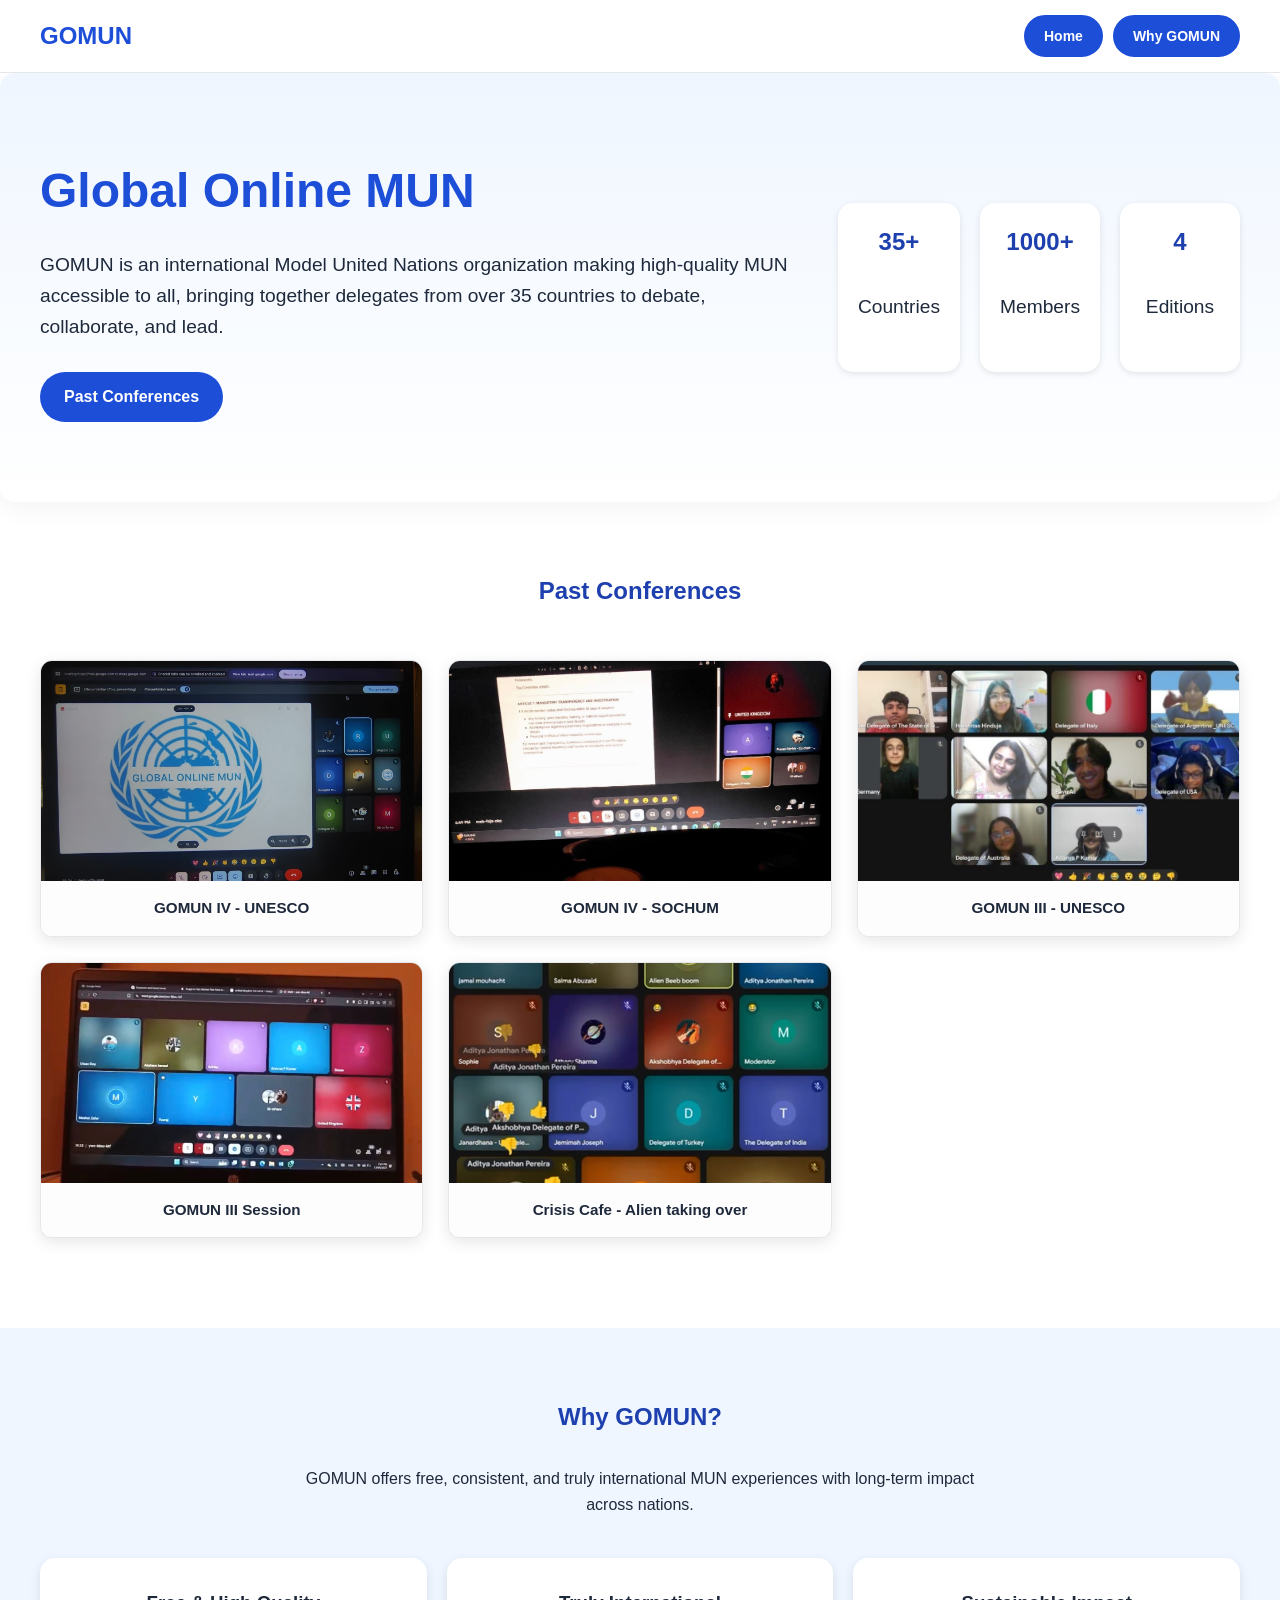
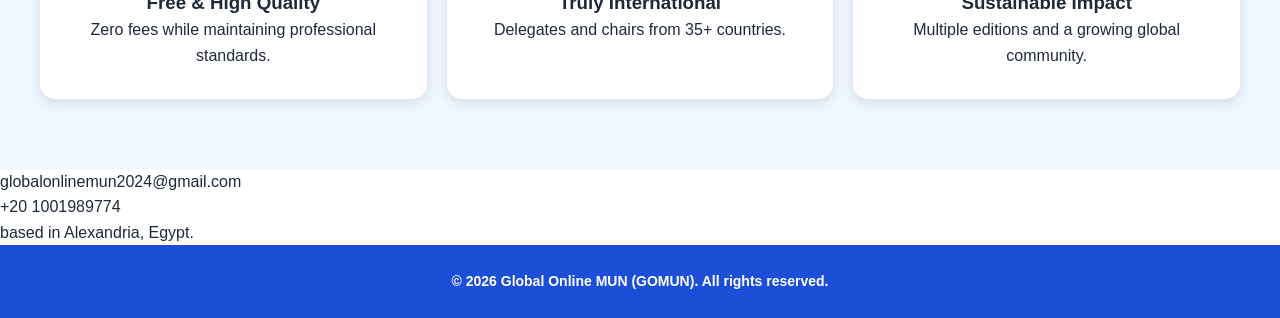
<file: index.html>
<!DOCTYPE html>
<html lang="en">
<head>
  <meta charset="UTF-8" />
  <title>GOMUN | Global Online MUN</title>
  <link rel="stylesheet" href="style.css" />
  <meta name="viewport" content="width=device-width, initial-scale=1.0" />
</head>
<body>
   <nav>
     <div class="logo">GOMUN</div>
     <div class="links">
       <a href="index.html">Home</a>
       <a href="#about">Why GOMUN</a>
       <a href="dashboard.html" id="adminLink"
         style="display: none;">Dashboard</a>
       <script>
         if (localStorage.getItem("gomunRole")) {
           document.write('<button onclick="logout()" class="btn-logout">Logout</button>');
         }
         function logout() {
           localStorage.removeItem("gomunRole");
           window.location.href = "index.html";
        }
        </script>
     </div>
    </nav>

  <section id="home" class="hero">
    <div class="hero-text">
      <h1>Global Online MUN</h1>
      <p>
        GOMUN is an international Model United Nations organization making
        high-quality MUN accessible to all, bringing together delegates from
        over 35 countries to debate, collaborate, and lead.
      </p>
      <div class="buttons">
        <a href="#past" class="btn primary">Past Conferences</a>
      </div>
    </div>
    <div class="stats">
      <div class="stat">
        <h2>35+</h2>
        <p>Countries</p>
      </div>
      <div class="stat">
        <h2>1000+</h2>
        <p>Members</p>
      </div>
      <div class="stat">
        <h2>4</h2>
        <p>Editions</p>
      </div>
    </div>
  </section>

  <section id="past">
  <h2>Past Conferences</h2>
  <div class="cards gallery-grid">
    
    <div class="card gallery-card">
      <img src="gomun4-1.JPG" alt="GOMUN IV">
      <div class="card-label">GOMUN IV - UNESCO</div>
    </div>
    <div class="card gallery-card">
      <img src="gomun4-2.jpg" alt="GOMUN IV">
      <div class="card-label">GOMUN IV - SOCHUM</div>
    </div>

    <div class="card gallery-card">
      <img src="gomun3-1.JPG" alt="GOMUN III">
      <div class="card-label">GOMUN III - UNESCO</div>
    </div>
    <div class="card gallery-card">
      <img src="gomun3-2.jpg" alt="GOMUN III">
      <div class="card-label">GOMUN III Session</div>
    </div>

    <div class="card gallery-card">
      <img src="crisis-cafe1.jpg" alt="Crisis Cafe">
      <div class="card-label">Crisis Cafe - Alien taking over</div>
    </div>

  </div>
</section>



  <section id="about" class="light">
    <h2>Why GOMUN?</h2>
    <p class="center">
      GOMUN offers free, consistent, and truly international MUN
      experiences with long-term impact across nations.
    </p>
    <div class="cards">
      <div class="info">
        <h3>Free & High Quality</h3>
        <p>Zero fees while maintaining professional standards.</p>
      </div>
      <div class="info">
        <h3>Truly International</h3>
        <p>Delegates and chairs from 35+ countries.</p>
      </div>
      <div class="info">
        <h3>Sustainable Impact</h3>
        <p>Multiple editions and a growing global community.</p>
      </div>
    </div>
  </section>

</section id="Contact us" class="light">
</div>
  <p>globalonlinemun2024@gmail.com</p>
  <p>+20 1001989774</p>
  <p>based in Alexandria, Egypt.</p>
</div>
</section>
  

  <footer>
    <p>© 2026 Global Online MUN (GOMUN). All rights reserved.</p>
  </footer>

  <script src="script.js"></script>
</body>
</html>
</file>
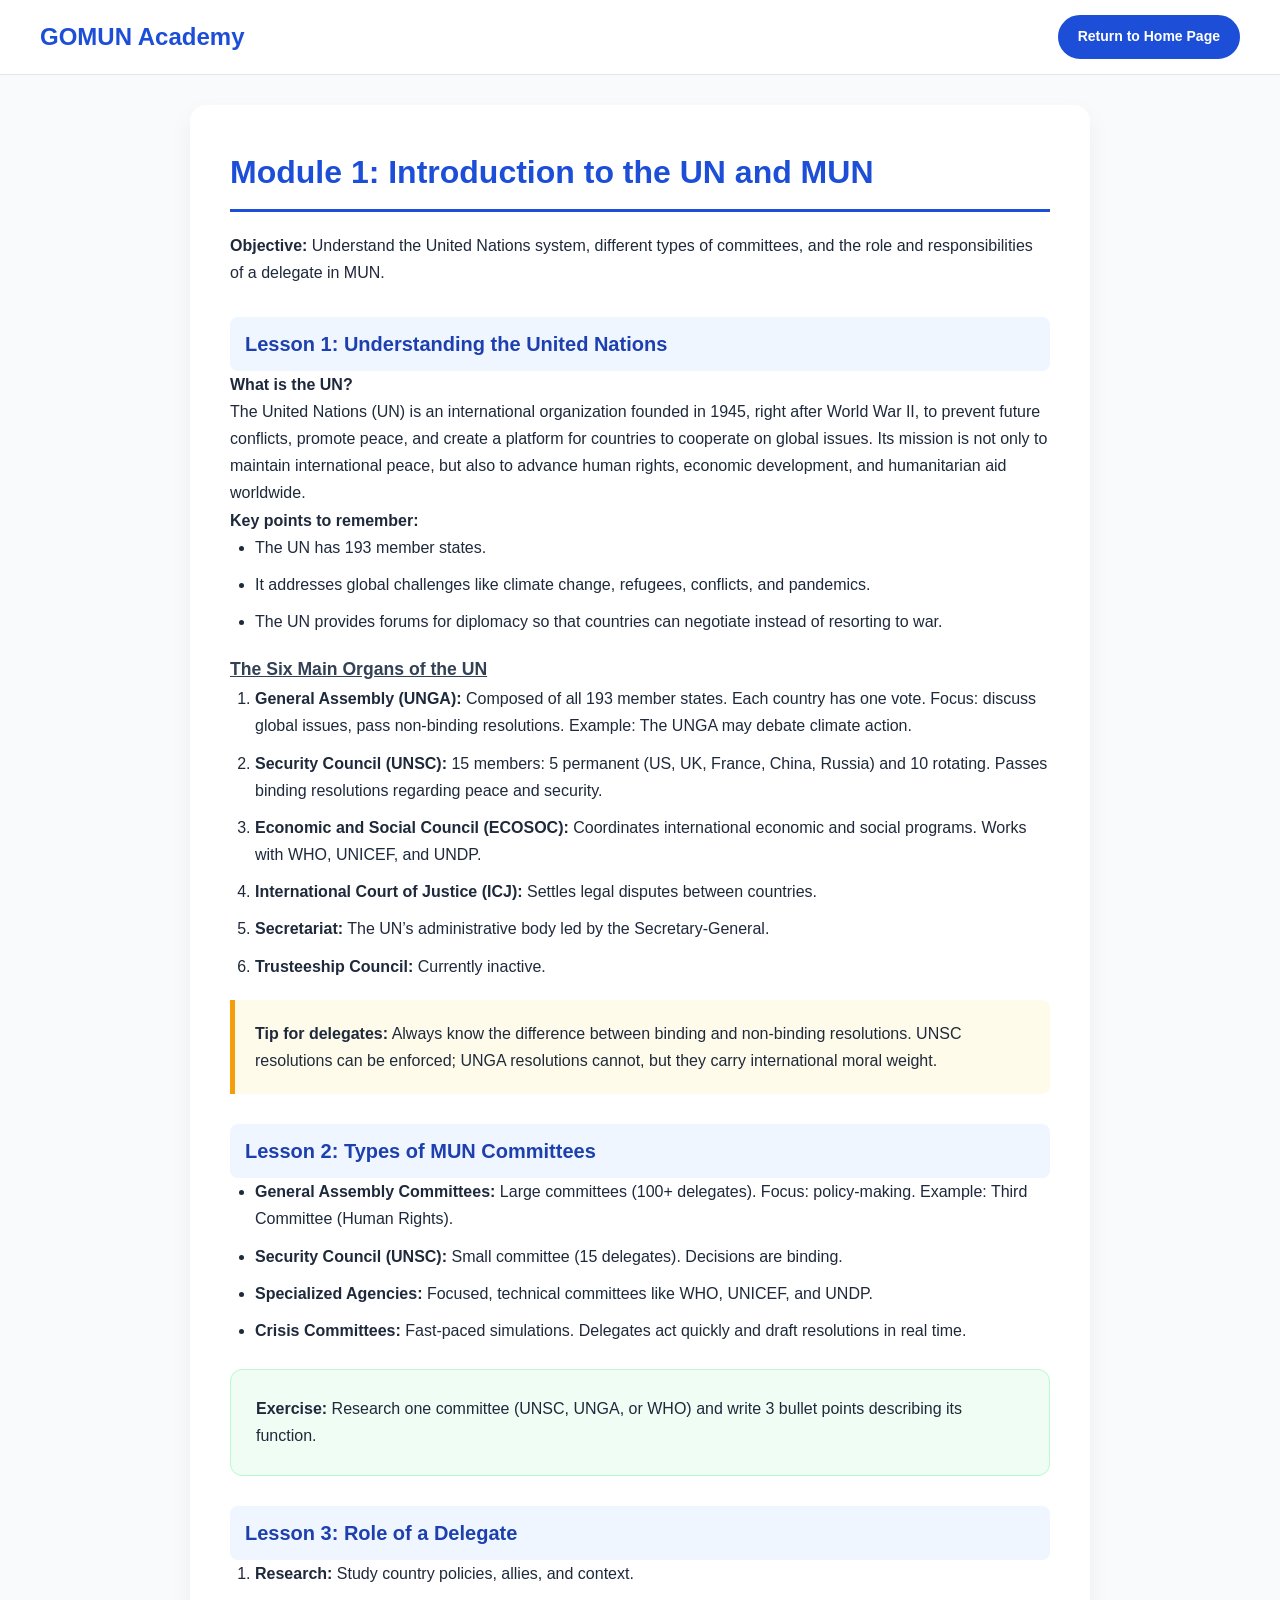
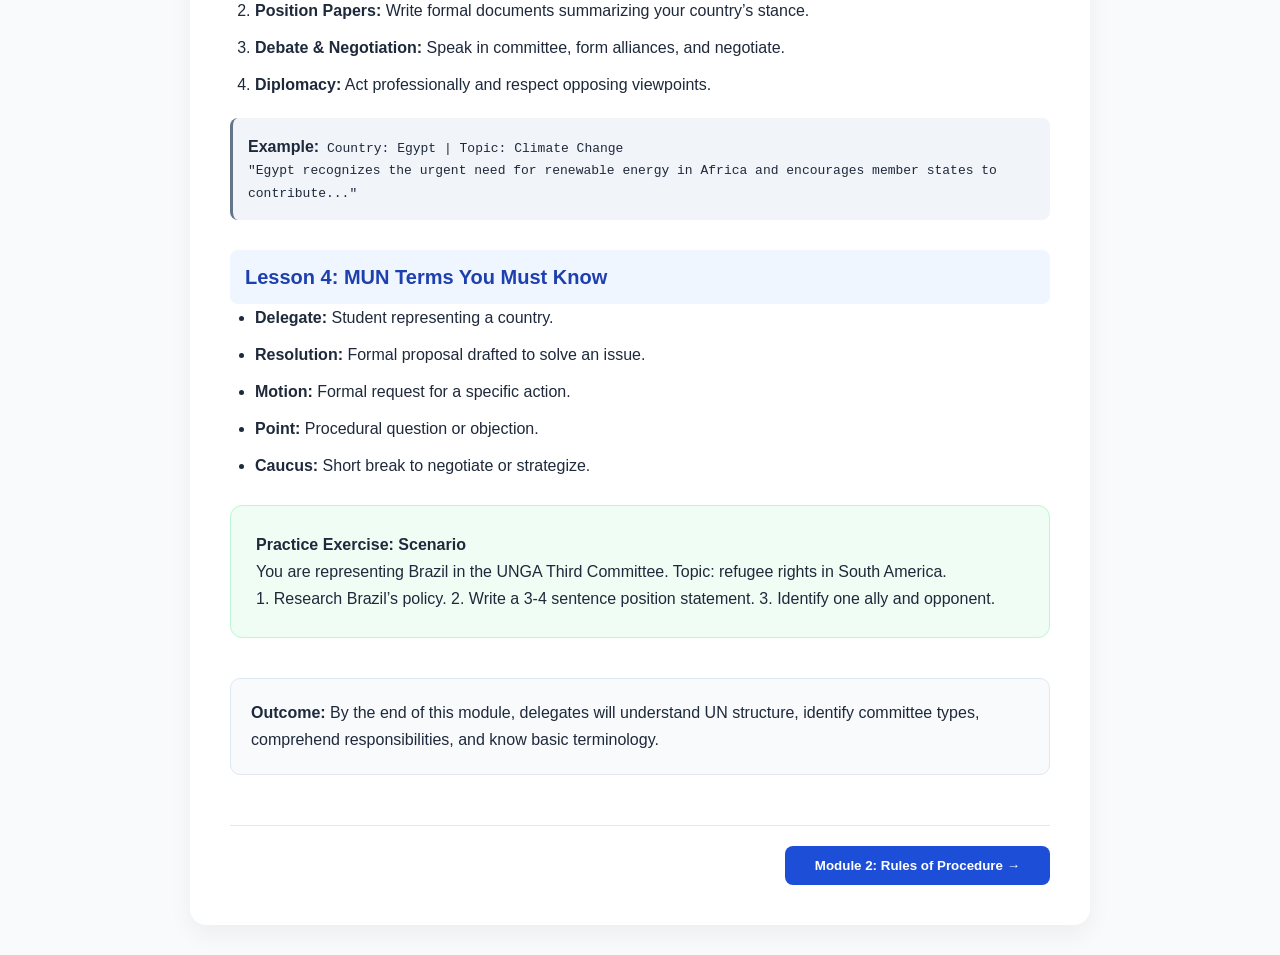
<file: academy-content.html>
<!DOCTYPE html>
<html lang="en">
<head>
  <meta charset="UTF-8">
  <meta name="viewport" content="width=device-width, initial-scale=1.0">
  <title>GOMUN Academy | Official Curriculum</title>
  <link rel="stylesheet" href="style.css">
  <style>
    :root { --primary: #1d4ed8; --secondary: #64748b; --success: #16a34a; --bg: #f8fafc; }
    body { background: var(--bg); font-family: 'Segoe UI', Tahoma, Geneva, Verdana, sans-serif; line-height: 1.7; color: #1e293b; }
    .module-container { display: none; max-width: 900px; margin: 30px auto; background: white; padding: 40px; border-radius: 16px; box-shadow: 0 10px 25px rgba(0,0,0,0.05); }
    .active-module { display: block; animation: fadeIn 0.3s ease-in; }
    @keyframes fadeIn { from { opacity: 0; } to { opacity: 1; } }
    
    h1 { color: var(--primary); font-size: 2rem; border-bottom: 3px solid var(--primary); padding-bottom: 10px; margin-bottom: 20px; }
    .lesson-title { background: #eff6ff; color: #1e40af; padding: 10px 15px; border-radius: 8px; font-weight: bold; margin-top: 30px; font-size: 1.25rem; display: block; }
    .sub-header { font-weight: bold; color: #334155; margin-top: 20px; display: block; font-size: 1.1rem; text-decoration: underline; }
    
    .tip-box { background: #fffbeb; border-left: 5px solid #f59e0b; padding: 20px; margin: 20px 0; border-radius: 0 8px 8px 0; }
    .exercise-box { background: #f0fdf4; border: 1px solid #bbf7d0; padding: 25px; border-radius: 12px; margin: 25px 0; }
    .outcome-box { background: #f8fafc; border: 1px solid #e2e8f0; padding: 20px; border-radius: 10px; margin-top: 40px; }
    .example-block { background: #f1f5f9; padding: 15px; border-radius: 8px; font-family: monospace; margin: 10px 0; border-left: 3px solid #64748b; }
    
    .nav-buttons { display: flex; justify-content: space-between; margin-top: 50px; padding-top: 20px; border-top: 1px solid #e2e8f0; }
    .btn-nav { padding: 12px 30px; border-radius: 8px; font-weight: 600; cursor: pointer; border: none; transition: 0.2s; }
    .btn-next { background: var(--primary); color: white; }
    .btn-prev { background: var(--secondary); color: white; }
    
    ul, ol { margin-bottom: 20px; padding-left: 25px; }
    li { margin-bottom: 10px; }
    .mcq-card { background: #fff; border: 1px solid #e2e8f0; padding: 20px; border-radius: 10px; margin-bottom: 20px; }
    
    @media (max-width: 768px) { .module-container { width: 95%; padding: 20px; } }
  </style>
</head>
<body>

<nav>
  <div class="logo">GOMUN Academy</div>
  <div class="links"><a href="index.html">Return to Home Page</a></div>
</nav>

<div id="module-1" class="module-container active-module">
  <h1>Module 1: Introduction to the UN and MUN</h1>
  <p><strong>Objective:</strong> Understand the United Nations system, different types of committees, and the role and responsibilities of a delegate in MUN.</p>
  
  <span class="lesson-title">Lesson 1: Understanding the United Nations</span>
  <p><strong>What is the UN?</strong></p>
  <p>The United Nations (UN) is an international organization founded in 1945, right after World War II, to prevent future conflicts, promote peace, and create a platform for countries to cooperate on global issues. Its mission is not only to maintain international peace, but also to advance human rights, economic development, and humanitarian aid worldwide.</p>
  <p><strong>Key points to remember:</strong></p>
  <ul>
    <li>The UN has 193 member states.</li>
    <li>It addresses global challenges like climate change, refugees, conflicts, and pandemics.</li>
    <li>The UN provides forums for diplomacy so that countries can negotiate instead of resorting to war.</li>
  </ul>

  <span class="sub-header">The Six Main Organs of the UN</span>
  <ol>
    <li><strong>General Assembly (UNGA):</strong> Composed of all 193 member states. Each country has one vote. Focus: discuss global issues, pass non-binding resolutions. Example: The UNGA may debate climate action.</li>
    <li><strong>Security Council (UNSC):</strong> 15 members: 5 permanent (US, UK, France, China, Russia) and 10 rotating. Passes binding resolutions regarding peace and security.</li>
    <li><strong>Economic and Social Council (ECOSOC):</strong> Coordinates international economic and social programs. Works with WHO, UNICEF, and UNDP.</li>
    <li><strong>International Court of Justice (ICJ):</strong> Settles legal disputes between countries.</li>
    <li><strong>Secretariat:</strong> The UN’s administrative body led by the Secretary-General.</li>
    <li><strong>Trusteeship Council:</strong> Currently inactive.</li>
  </ol>

  <div class="tip-box">
    <strong>Tip for delegates:</strong> Always know the difference between binding and non-binding resolutions. UNSC resolutions can be enforced; UNGA resolutions cannot, but they carry international moral weight.
  </div>

  <span class="lesson-title">Lesson 2: Types of MUN Committees</span>
  <ul>
    <li><strong>General Assembly Committees:</strong> Large committees (100+ delegates). Focus: policy-making. Example: Third Committee (Human Rights).</li>
    <li><strong>Security Council (UNSC):</strong> Small committee (15 delegates). Decisions are binding.</li>
    <li><strong>Specialized Agencies:</strong> Focused, technical committees like WHO, UNICEF, and UNDP.</li>
    <li><strong>Crisis Committees:</strong> Fast-paced simulations. Delegates act quickly and draft resolutions in real time.</li>
  </ul>

  <div class="exercise-box">
    <strong>Exercise:</strong> Research one committee (UNSC, UNGA, or WHO) and write 3 bullet points describing its function.
  </div>

  <span class="lesson-title">Lesson 3: Role of a Delegate</span>
  <ol>
    <li><strong>Research:</strong> Study country policies, allies, and context.</li>
    <li><strong>Position Papers:</strong> Write formal documents summarizing your country’s stance.</li>
    <li><strong>Debate & Negotiation:</strong> Speak in committee, form alliances, and negotiate.</li>
    <li><strong>Diplomacy:</strong> Act professionally and respect opposing viewpoints.</li>
  </ol>

  <div class="example-block">
    <strong>Example:</strong> Country: Egypt | Topic: Climate Change <br>
    "Egypt recognizes the urgent need for renewable energy in Africa and encourages member states to contribute..."
  </div>

  <span class="lesson-title">Lesson 4: MUN Terms You Must Know</span>
  <ul>
    <li><strong>Delegate:</strong> Student representing a country.</li>
    <li><strong>Resolution:</strong> Formal proposal drafted to solve an issue.</li>
    <li><strong>Motion:</strong> Formal request for a specific action.</li>
    <li><strong>Point:</strong> Procedural question or objection.</li>
    <li><strong>Caucus:</strong> Short break to negotiate or strategize.</li>
  </ul>

  <div class="exercise-box">
    <strong>Practice Exercise: Scenario</strong> <br>
    You are representing Brazil in the UNGA Third Committee. Topic: refugee rights in South America. <br>
    1. Research Brazil’s policy. 
    2. Write a 3-4 sentence position statement. 
    3. Identify one ally and opponent.
  </div>

  <div class="outcome-box">
    <strong>Outcome:</strong> By the end of this module, delegates will understand UN structure, identify committee types, comprehend responsibilities, and know basic terminology.
  </div>

  <div class="nav-buttons">
    <div></div>
    <button class="btn-nav btn-next" onclick="showModule(2)">Module 2: Rules of Procedure →</button>
  </div>
</div>

<div id="module-2" class="module-container">
  <h1>Module 2: Rules of Procedure (RoP)</h1>
  <p><strong>Objective:</strong> Learn essential MUN procedures, including motions, points, debate flow, voting, and amendments.</p>

  <span class="lesson-title">Lesson 1: Introduction to RoP</span>
  <p>Rules govern how debates are conducted, how decisions are made, and how delegates interact. It ensures orderly debate and gives delegates fair opportunity to speak.</p>

  <span class="lesson-title">Lesson 2: Motions</span>
  <ul>
    <li><strong>Motion to Open Debate:</strong> Begin discussion on the topic.</li>
    <li><strong>Motion to Close Debate:</strong> End discussion and move to voting.</li>
    <li><strong>Motion for Moderated Caucus:</strong> Short, timed speeches on a subtopic.</li>
    <li><strong>Motion for Unmoderated Caucus:</strong> Informal discussion for negotiating and drafting.</li>
    <li><strong>Motion to Adjourn/End Session:</strong> End the committee session.</li>
    <li><strong>Motion to Table the Topic:</strong> Postpone debate temporarily.</li>
  </ul>

  <span class="lesson-title">Lesson 3: Points</span>
  <ul>
    <li><strong>Point of Order:</strong> Correct procedural mistakes.</li>
    <li><strong>Point of Personal Privilege:</strong> Raise personal issues (e.g., volume).</li>
    <li><strong>Point of Information:</strong> Ask a question to a speaker.</li>
    <li><strong>Point of Inquiry:</strong> Ask the chair procedural questions.</li>
    <li><strong>Right of Reply:</strong> Respond to personal attacks.</li>
  </ul>

  <span class="lesson-title">Lesson 4: Debate Flow</span>
  <p>Sequence: 
<li>1. Roll Call -> Chair confirms attendance of all delegates.</li>
<li> 2. Speakers’ List -> Delegates request to speak; ordered by the chair.</li>
<li>3. Formal Debate -> Delegates give speeches following the speaker's list.</li>
<li> 4. Moderated Caucus -> Timed short speeches on a subtopic.</li>
<li>5. Unmoderated Caucus -> Informal negotiation and drafting.</li>
<li> 6. Resolution Writing -> Drafting and proposing resolutions.</li>
<li> 7. Voting -> Approving resolutions or amendments. </li></p>

  <span class="lesson-title">Lesson 5: Voting Procedures</span>
  <ul>
    <li><strong>Roll Call Vote:</strong> Each country votes Yes, No, or Abstain.</li>
    <li><strong>Simple Majority:</strong> >50% needed.</li>
    <li><strong>Two-Thirds Majority:</strong> Required for critical resolutions (e.g., sanctions).</li>
    <li><strong>Division of the Question:</strong> Separates clauses for individual voting.</li>
  </ul>

  <span class="lesson-title">Lesson 6: Amendments</span>
  <ul>
    <li><strong>Friendly:</strong> Supported by all sponsors; added directly.</li>
    <li><strong>Unfriendly:</strong> Not supported by all; requires a vote.</li>
  </ul>

  <div class="exercise-box">
    <strong>Exercise:</strong> Take this clause: “Urges member states to plant trees globally.” Propose a friendly amendment that adds a measurable goal.
  </div>

  <div class="nav-buttons">
    <button class="btn-nav btn-prev" onclick="showModule(1)">← Back</button>
    <button class="btn-nav btn-next" onclick="showModule(3)">Module 3: Public Speaking →</button>
  </div>
</div>

<div id="module-3" class="module-container">
  <h1>Module 3: Public Speaking and Diplomacy</h1>
  <p><strong>Objective:</strong> Build confidence in public speaking, master rhetoric, and develop professional diplomatic conduct.</p>
<p>Public speaking is the core of MUN. It is not just about talking; it is about persuading other delegates to support your country’s position.</p>
  <span class="lesson-title">Lesson 1: The Foundations of Public Speaking</span>
  <span class="sub-header">Structure of a Speech</span>
  <ol>
    <li><<strong>Introduction:</strong> Greet the chair and delegates formally. State your country’s overall stance.</li>
    <li><strong>Body:</strong> Present your arguments logically. Use facts, statistics, and examples. Focus on 2-3 main points.</li>
    <li><strong>Conclusion:</strong> Summarize your stance and suggest actionable steps. End with a call to action or a formal closing.</li>
  </ol>

  <span class="lesson-title">Lesson 2: Persuasive Language and Rhetoric</span>
  <p>How you say something is as important as what you say.</p>
  <ul>
    <li><strong>Evidence-Based:</strong> Use data to back your claims.</li>
    <li><strong>Shared Interests:</strong> Appeal to common goals (e.g., "It is in the interest of all nations to protect the oceans").</li>
    <li><strong>Inclusive Language:</strong> Use "we," "us," and "our" to build unity.</li>
    <li><strong>Diplomatic Phrasing:</strong> Replace "must" with "encourage," "propose," or "suggest."</li>
  </ul>

  <div class="exercise-box">
    <strong>Exercise:</strong> Rewrite the following sentences to be more diplomatic:
    <ol>
      <li>"You are wrong about your climate policy."</li>
      <li>"Our country will not accept any compromise on this."</li>
      <li>"You must follow our proposal because it is the best."</li>
    </ol>
  </div>

  <span class="lesson-title">Lesson 3: Nonverbal Communication</span>
  <ul>
    <li><strong>Body Language:</strong> Stand tall, use purposeful hand gestures, and avoid crossing your arms.</li>
    <li><strong>Eye Contact:</strong> Look at different parts of the room, not just your paper.</li>
    <li><strong>Tone and Pace:</strong> Speak clearly and vary your tone to emphasize key points. Avoid speaking too fast.</li>
  </ul>

  <span class="lesson-title">Lesson 4: Diplomatic Conduct and Etiquette</span>
  <ul>
    <li><strong>Respect:</strong> Always respect other delegates, even if you disagree.</li>
    <li><strong>No Personal Attacks:</strong> Critique the policy, not the person.</li>
    <li><strong>Active Listening:</strong> Take notes during other speeches so you can respond effectively.</li>
  </ul>

  <div class="outcome-box">
    <strong>Outcome:</strong> By the end of this module, delegates will be able to structure speeches effectively, use persuasive language, and maintain professional decorum.
  </div>

  <div class="nav-buttons">
    <button class="btn-nav btn-prev" onclick="showModule(2)">← Back</button>
    <button class="btn-nav btn-next" onclick="showModule(4)">Module 4: Research →</button>
  </div>
</div>

<div id="module-4" class="module-container">
  <h1>Module 4: Research and Position Papers</h1>
  <p><strong>Objective:</strong> Teach delegates how to research their country, develop a stance, and write professional position papers.</p>

  <span class="lesson-title">Lesson 1: The Importance of Research</span>
  <p>Research is the foundation of a successful delegate. Without it, you cannot accurately represent your country or propose realistic solutions.</p>

  <span class="lesson-title">Lesson 2: Conducting Effective Research</span>
  <ul>
    <li><strong>Country Profile:</strong> Political system, economy, geography, and culture.</li>
    <li><strong>International Alliances:</strong> Which regional groups (EU, AU, ASEAN) does your country belong to?</li>
    <li><strong>Past UN Resolutions:</strong> How has your country voted on this topic in the past?</li>
    <li><strong>Topic Context:</strong> What are the historical and current facts surrounding the issue?</li>
  </ul>

  <span class="lesson-title">Lesson 3: Developing a Country Stance</span>
  <p>Use a "Priority Matrix":</p>
  <ul>
    <li><strong>Priority 1:</strong> Non-negotiable points.</li>
    <li><strong>Priority 2:</strong> Negotiable points where you can compromise.</li>
    <li><strong>Priority 3:</strong> Secondary points that are less critical.</li>
  </ul>

  <span class="lesson-title">Lesson 4: Writing a Position Paper</span>
  <ol>
    <li><strong>Header:</strong> Committee, Topic, Country, and Delegate Name.</li>
    <li><strong>Background of the Topic:</strong> Briefly summarize the issue with historical context.</li>
    <li><strong>Country Policy:</strong> Explain your country’s past actions and current priorities.</li>
    <li><strong>Proposed Solutions:</strong> Suggest 3-4 concrete, realistic actions.</li>
    <li><strong>Conclusion:</strong> Reaffirm your commitment to international cooperation.</li>
  </ol>

  <div class="exercise-box">
    <strong>Exercise:</strong> Write a one-paragraph position paper summary for your assigned country and topic. Ensure it includes one fact and one proposed solution.
  </div>

    <div class="nav-buttons">
        <button class="btn-nav btn-prev" onclick="showModule(3)">← Back</button>
        <button class="btn-nav btn-next" onclick="showModule(5)">Module 5: Resolutions →</button>
    </div>
</div>

<div id="module-5" class="module-container">
  <h1>Module 5: Resolution Writing</h1>
  <p><strong>Objective:</strong> Teach delegates how to draft formal UN resolutions, including preambulatory and operative clauses.</p>

  <span class="lesson-title">Lesson 1: What is a Resolution?</span>
  <p>A resolution is a formal document that proposes solutions to the topic being debated. It is the final "product" of a committee.</p>

  <span class="lesson-title">Lesson 2: Structure of a Resolution</span>
  <ol>
    <li><strong>Heading:</strong> Committee name and topic.</li>
    <li><strong>Preambulatory Clauses:</strong> Describe the background and why the resolution is necessary.
      <ul><li>Starts with words like: <i>Recalling, Recognizing, Alarmed by, Deeply concerned.</i></li></ul>
    </li>
    <li><strong>Operative Clauses:</strong> List the specific actions to be taken.
      <ul><li>Starts with words like: <i>Encourages, Urges, Requests, Emphasizes.</i></li></ul>
    </li>
  </ol>

  <span class="lesson-title">Lesson 3: Sponsors and Signatories</span>
  <ul>
    <li><strong>Sponsors:</strong> The primary authors who fully support the resolution.</li>
    <li><strong>Signatories:</strong> Delegates who want to see the resolution debated but may not fully agree with everything in it.</li>
  </ul>

  <span class="lesson-title">Lesson 4: Writing Effective Clauses</span>
  <p>Operative clauses must be <strong>SMART</strong> (Specific, Measurable, Achievable, Relevant, Time-bound).</p>

  <span class="lesson-title">Lesson 5: Amendments</span>
  <ul>
    <li><strong>Friendly Amendment:</strong> Supported by all sponsors; added to the resolution without a vote.</li>
    <li><strong>Unfriendly Amendment:</strong> Not supported by all sponsors; requires a vote by the committee.</li>
  </ul>

  <div class="exercise-box">
    <strong>Exercise:</strong> Draft 2 preambulatory clauses and 2 operative clauses for a resolution on "Improving Access to Clean Water."
  </div>

  <div class="nav-buttons">
    <button class="btn-nav btn-prev" onclick="showModule(4)">← Back</button>
    <button class="btn-nav btn-next" onclick="showModule(6)">Module 6: Negotiation →</button>
  </div>
</div>

<div id="module-6" class="module-container">
  <h1>Module 6: Negotiation and Lobbying</h1>
  <p><strong>Objective:</strong> Teach delegates how to form alliances, lobby for their ideas, and reach compromises during unmoderated caucuses.</p>

  <span class="lesson-title">Lesson 1: The Art of Lobbying</span>
  <p>Lobbying happens mostly during unmoderated caucuses. It is the process of talking to other delegates to gain support for your ideas.</p>

  <span class="lesson-title">Lesson 2: Forming Blocs</span>
  <ul>
    <li><strong>Regional Blocs:</strong> Based on geography (e.g., African nations, Latin American nations).</li>
    <li><strong>Interest-based Blocs:</strong> Based on shared policy goals (e.g., developed vs. developing nations).</li>
    <li><strong>Issue-specific Blocs:</strong> Temporary alliances formed around a specific part of the resolution.</li>
  </ul>

  <span class="lesson-title">Lesson 3: Effective Negotiation Techniques</span>
  <ul>
    <li><strong>Find Common Ground:</strong> Focus on what you agree on first.</li>
    <li><strong>Be Persuasive, Not Pushy:</strong> Use logic and evidence to convince others.</li>
    <li><strong>Listen:</strong> Understand what other countries need so you can find a compromise.</li>
  </ul>

  <span class="lesson-title">Lesson 4: Mastering Compromise</span>
  <p>Compromise is essential in diplomacy. You may have to give up a small point to win a larger one. 
  <strong>Strategy:</strong> "I will support your clause on education if you support my clause on healthcare funding."</p>

  <div class="exercise-box">
    <strong>Exercise:</strong> Role-play a 2-minute negotiation. Partner A wants a 10% tax on plastic, Partner B wants a 5% tax. Find a middle ground.
  </div>

  <div class="nav-buttons">
    <button class="btn-nav btn-prev" onclick="showModule(5)">← Back</button>
    <button class="btn-nav btn-next" onclick="showModule(7)">Module 7: Prep →</button>
  </div>
</div>

<div id="module-7" class="module-container">
  <h1>Module 7: MUN Simulation Preparation</h1>
  <p><strong>Objective:</strong> Combine all skills learned in previous modules to prepare for a full MUN conference simulation.</p>

  <span class="lesson-title">Lesson 1: The Conference Checklist</span>
  <ul>
    <li>Research folder (facts, stats, past resolutions).</li>
    <li>Finalized Position Paper.</li>
    <li>Opening Speech (well-practiced).</li>
    <li>Notepad and pen for note-taking.</li>
  </ul>

  <span class="lesson-title">Lesson 2: Day-of-Conference Strategy</span>
  <ol>
    <li><strong>Opening:</strong> Set a strong tone with your opening speech.</li>
    <li><strong>Middle:</strong> Be active in moderated caucuses. Pass notes to allies.</li>
    <li><strong>Ending:</strong> Focus on resolution writing and ensuring your country’s priorities are included.</li>
  </ol>

  <span class="lesson-title">Lesson 3: Handling Challenges</span>
  <ul>
    <li><strong>If you are nervous:</strong> Focus on your notes and remember everyone is learning.</li>
    <li><strong>If you are stuck:</strong> Ask the chair for a "Point of Inquiry."</li>
    <li><strong>If you are outvoted:</strong> Stay diplomatic and continue to contribute to the debate.</li>
  </ul>

  <div class="exercise-box">
    <strong>Mock Simulation:</strong> 1. Conduct a mock roll call. 2. Practice 1-minute opening speeches. 3. Run a 5-minute moderated caucus on a simple topic like "Healthy School Lunches."
  </div>

  <div class="outcome-box">
    🎯 <strong>Congratulations!</strong> You have completed the GOMUN Academy core curriculum. You are now ready to participate in your first simulation and apply these skills to solve global challenges.
  </div>

  <div class="nav-buttons">
    <button class="btn-nav btn-prev" onclick="showModule(6)">← Back</button>
    <button class="btn-nav btn-next" onclick="showModule(8)">Final Exam →</button>
  </div>
</div>

<div id="module-8" class="module-container">
  <h1>Final Assessment: GOMUN Certification Exam</h1>
  <p><strong>Passing Score:</strong> 14/20 (70%)</p>
  <hr>

    <form id="examForm">
    <div class="mcq-card">
      <p>1. Which of the following is NOT one of the six main organs of the United Nations?</p>
      <input type="radio" name="q1" value="a"> a) General Assembly <br>
      <input type="radio" name="q1" value="b"> b) Security Council <br>
      <input type="radio" name="q1" value="correct"> c) World Bank <br>
      <input type="radio" name="q1" value="d"> d) Secretariat
    </div>

    <div class="mcq-card">
      <p>2. Which motion is used to begin the formal discussion on a topic?</p>
      <input type="radio" name="q2" value="correct"> a) Motion to Open Debate <br>
      <input type="radio" name="q2" value="b"> b) Motion to Close Debate <br>
      <input type="radio" name="q2" value="c"> c) Motion for Moderated Caucus
    </div>

    <div class="mcq-card">
      <p>3. What is the purpose of a Point of Inquiry?</p>
      <input type="radio" name="q3" value="a"> a) To ask a question to another delegate <br>
      <input type="radio" name="q3" value="correct"> b) To ask the chair a question about parliamentary procedure <br>
      <input type="radio" name="q3" value="c"> c) To complain about the room temperature
    </div>

    <div class="mcq-card">
      <p>4. Which of the following is a BINDING resolution?</p>
      <input type="radio" name="q4" value="a"> a) UN General Assembly Resolution <br>
      <input type="radio" name="q4" value="correct"> b) UN Security Council Resolution <br>
      <input type="radio" name="q4" value="c"> c) UNESCO Report
    </div>

    <div class="mcq-card">
      <p>5. The 'Speakers List' is used to:</p>
      <input type="radio" name="q5" value="a"> a) Decide who can leave the room <br>
      <input type="radio" name="q5" value="correct"> b) Determine the order in which delegates give formal speeches <br>
      <input type="radio" name="q5" value="c"> c) List the countries that have nuclear weapons
    </div>

    <div class="mcq-card">
      <p>6. Which phrase is most diplomatic?</p>
      <input type="radio" name="q6" value="a"> a) "You are lying about your data." <br>
      <input type="radio" name="q6" value="correct"> b) "The delegation suggests the data may require further verification." <br>
      <input type="radio" name="q6" value="c"> c) "Your policy is a failure."
    </div>

    <div class="mcq-card">
      <p>7. A strong MUN speech should ideally include:</p>
      <input type="radio" name="q7" value="a"> a) A joke to start <br>
      <input type="radio" name="q7" value="correct"> b) An introduction, body with evidence, and a conclusion <br>
      <input type="radio" name="q7" value="c"> c) Only statistics
    </div>

    <div class="mcq-card">
      <p>8. How long is a standard opening speech usually?</p>
      <input type="radio" name="q8" value="a"> a) 30 seconds <br>
      <input type="radio" name="q8" value="correct"> b) 60-90 seconds <br>
      <input type="radio" name="q8" value="c"> c) 5 minutes
    </div>

    <div class="mcq-card">
      <p>9. What section of a position paper explains what your country wants to do in the future?</p>
      <input type="radio" name="q9" value="a"> a) Background of the Topic <br>
      <input type="radio" name="q9" value="correct"> b) Proposed Solutions <br>
      <input type="radio" name="q9" value="c"> c) Heading
    </div>

    <div class="mcq-card">
      <p>10. When researching, which source is generally considered most reliable for MUN?</p>
      <input type="radio" name="q10" value="a"> a) Personal blogs <br>
      <input type="radio" name="q10" value="correct"> b) Official UN websites and government reports <br>
      <input type="radio" name="q10" value="c"> c) Social media threads
    </div>

    <div class="mcq-card">
      <p>11. Why is a 'Country Profile' important?</p>
      <input type="radio" name="q11" value="a"> a) To know which colors are on the flag <br>
      <input type="radio" name="q11" value="correct"> b) To understand the constraints and priorities of the nation you represent
    </div>

    <div class="mcq-card">
      <p>12. Preambulatory clauses in a resolution always end with a:</p>
      <input type="radio" name="q12" value="correct"> a) Comma <br>
      <input type="radio" name="q12" value="b"> b) Semicolon <br>
      <input type="radio" name="q12" value="c"> c) Period
    </div>

    <div class="mcq-card">
      <p>13. Operative clauses in a resolution are:</p>
      <input type="radio" name="q13" value="correct"> a) Numbered and actionable <br>
      <input type="radio" name="q13" value="b"> b) Bulleted and historical <br>
      <input type="radio" name="q13" value="c"> c) Written in italics only
    </div>

    <div class="mcq-card">
      <p>14. Which is an example of a word that starts an operative clause?</p>
      <input type="radio" name="q14" value="a"> a) Recalling <br>
      <input type="radio" name="q14" value="correct"> b) Encourages <br>
      <input type="radio" name="q14" value="c"> c) Noting with concern
    </div>

    <div class="mcq-card">
      <p>15. What is the difference between a Sponsor and a Signatory?</p>
      <input type="radio" name="q15" value="a"> a) There is no difference <br>
      <input type="radio" name="q15" value="correct"> b) Sponsors write the paper; Signatories just want to see it discussed
    </div>

    <div class="mcq-card">
      <p>16. Where does most negotiation and resolution writing take place?</p>
      <input type="radio" name="q16" value="a"> a) During the Speakers List <br>
      <input type="radio" name="q16" value="correct"> b) During Unmoderated Caucus <br>
      <input type="radio" name="q16" value="c"> c) During the Opening Ceremony
    </div>

    <div class="mcq-card">
      <p>17. What is a 'Friendly Amendment'?</p>
      <input type="radio" name="q17" value="a"> a) An amendment that says nice things <br>
      <input type="radio" name="q17" value="correct"> b) A change agreed upon by all the original sponsors of a resolution
    </div>

    <div class="mcq-card">
      <p>18. A 'Bloc' in MUN is:</p>
      <input type="radio" name="q18" value="a"> a) A physical barrier in the room <br>
      <input type="radio" name="q18" value="correct"> b) A group of countries with similar interests working together
    </div>

    <div class="mcq-card">
      <p>19. Which of the following is a good negotiation strategy?</p>
      <input type="radio" name="q19" value="a"> a) Refusing to talk to anyone else <br>
      <input type="radio" name="q19" value="correct"> b) Finding common ground and suggesting a compromise
    </div>

    <div class="mcq-card">
      <p>20. What should you do if another delegate attacks your country's policy personally?</p>
      <input type="radio" name="q20" value="a"> a) Shout back at them <br>
      <input type="radio" name="q20" value="correct"> b) Request a 'Right of Reply' from the chair <br>
      <input type="radio" name="q20" value="c"> c) Leave the room
    </div>

    <div class="nav-buttons">
      <button type="button" class="btn-nav btn-prev" onclick="showModule(7)">← Back</button>
      <button type="button" class="btn-nav btn-next" onclick="submitExam()">Submit & Finish</button>
    </div>
  </form>
</div>

<script src="script.js"></script>
<script>
  // 1. MODULE NAVIGATION (Keep this outside)
  document.addEventListener("DOMContentLoaded", () => {
    showModule(1);
  });

  // 2. EXAM SUBMISSION LOGIC
  function submitExam() {
    const form = document.getElementById('examForm');
    const formData = new FormData(form);
    let score = 0;
    
    // Calculate score
    for (let i = 1; i <= 20; i++) {
      if (formData.get('q' + i) === 'correct') { score++; }
    }

    const currentUser = localStorage.getItem("username") || "Student";
    const participants = JSON.parse(localStorage.getItem("gomunParticipants")) || [];
    const userIndex = participants.findIndex(p => p.fullName === currentUser);

    if (score >= 14) {
      // Update the database first
      if (userIndex !== -1) {
        participants[userIndex].examScore = score + "/20";
        participants[userIndex].completed = true;
        localStorage.setItem("gomunParticipants", JSON.stringify(participants));
      }
      
      // Start certificate generation
      generateCertificate(currentUser, score); 
    } else {
      alert(`Score: ${score}/20. You need at least 14/20 to pass. Keep trying, Delegate!`);
    }
  }

  // 3. CERTIFICATE GENERATOR (Fixed to be global so submitExam can see it)
  function generateCertificate(userName, score) {
    const img = new Image();
    
    // 1. Tell the phone this image is safe/internal
    img.setAttribute('crossOrigin', 'anonymous'); 
    
    img.onload = function() {
        const canvas = document.createElement('canvas');
        const ctx = canvas.getContext('2d');
        
        // 2. Use the Image's natural dimensions to avoid blurry text on mobile
        canvas.width = img.naturalWidth;
        canvas.height = img.naturalHeight;
        ctx.drawImage(img, 0, 0);
        
        // 3. Name Styling & Position
        ctx.font = '100px "Times New Roman"'; 
        ctx.fillStyle = '#1c2e4a'; 
        ctx.textAlign = 'center';
        ctx.fillText(userName, canvas.width/ 1.75, 690); 
        
        try {
            // 4. Save and Redirect
            const certData = canvas.toDataURL('image/png');
            localStorage.setItem("gomun_cert_" + userName, JSON.stringify({
                image: certData
            }));
            localStorage.setItem("gomun_completed", "true");

            alert("Certificate Generated Successfully!");
            window.location.href = "certificates.html";
        } catch (err) {
            // If it still fails, the phone's memory is full. 
            console.error(err);
            alert("Mobile Memory Full: Please close other tabs or try on a computer.");
        }
    };

    // 5. Add a random 'version' to the image URL to force the phone to reload it
    img.src = 'certificate-template.PNG?v=' + Date.now(); 
}

</script>
</body>
</html>
</file>
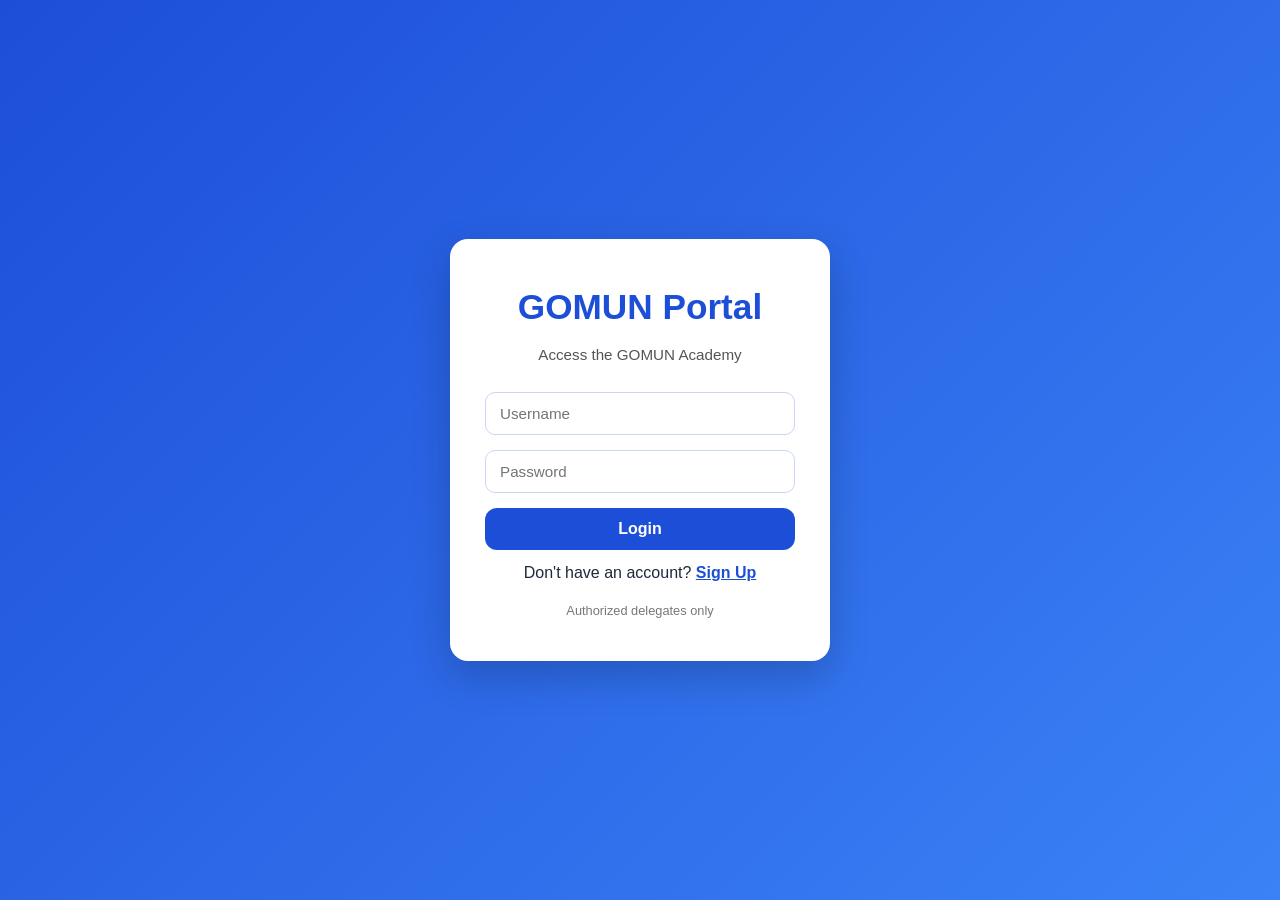
<file: academy.html>
<!DOCTYPE html>
<html lang="en">
<head>
  <meta charset="UTF-8" />
  <title>GOMUN Academy | Global Online MUN</title>
  <link rel="stylesheet" href="style.css" />
  <meta name="viewport" content="width=device-width, initial-scale=1.0" />
  <script>
    // Security Check: Redirect to login if not authenticated
    const role = localStorage.getItem("gomunRole");
    if (!role) {
      window.location.href = "login.html";
    }
  </script>
</head>
<body>
  <nav>
    <div class="logo">GOMUN</div>
    <div class="links">
      <a href="index.html">Home</a>
      <a href="academy.html">Academy</a>
      <a href="dashboard.html" id="adminLink" style="display: none;">Dashboard</a>
      <a href="certificates.html">Certificates</a>
      <button onclick="logout()" class="btn-logout">Logout</button>
      <script>
         function logout() {
           localStorage.removeItem("gomunRole");
           window.location.href = "login.html";
        }
      </script>
    </div>
  </nav>

  <section id="academy">
    <h2>GOMUN Academy</h2>
    <p class="center">
      A structured online training program for beginners, designed to prepare 
      delegates for high-quality MUN conferences.
    </p>
    
<div id="resumeSection" style="display: none; text-align: center; margin-bottom: 30px; padding: 20px; background: #dbeafe; border-radius: 15px;">
  <h3 id="welcomeBackMsg">Welcome back!</h3>
  <p>Pick up right where you left off.</p>
  <button onclick="resumeAcademy()" class="btn primary" style="margin-top: 10px;">Resume Course</button>
</div>

    
    <div class="academy">
      <div class="academy-info">
        <ul>
          <li><strong>Duration:</strong> Self-paced</li>
          <li><strong>Format:</strong> Written Curriculum</li>
          <li><strong>Outcome:</strong> Certificate of Completion</li>
        </ul>
        <div class="levels">
          <div><strong>Module 1:</strong> Introduction to the UN and MUN</div>
          <div><strong>Module 2:</strong> Rules of Procedure</div>
          <div><strong>Module 3:</strong> Public Speaking & Diplomacy</div>
          <div><strong>Module 4:</strong> Research & Position Papers</div>
          <div><strong>Module 5:</strong> Resolution Writing</div>
          <div><strong>Module 6:</strong> Negotiation & Lobbying</div>
          <div><strong>Module 7:</strong> Simulation Preparation</div>
          <div><strong>MCQ Assessment</strong>
        </div>
      </div>

      <form id="registerForm" class="form">
        <h3>Register for Academy</h3>
        <input type="text" id="fullName" placeholder="Full Name" required />
        <input type="email" id="email" placeholder="Email" required />
        <input type="text" id="phone" placeholder="Phone (+Country Code)" required />
        <input type="text" id="school" placeholder="School / University" required />
        <select title="experience" id="experience">
          <option>Beginner</option>
          <option>Intermediate</option>
          <option>Experienced</option>
        </select>
        <textarea id="reason" placeholder="Why do you want to join?" required></textarea>
<button type="submit">Submit & Finish</button>

      </form>
    </div>
  </section>

  <footer>
    <p>© 2026 Global Online MUN (GOMUN). All rights reserved.</p>
  </footer>

  <script src="script.js"></script>
</body>
</html>
</file>
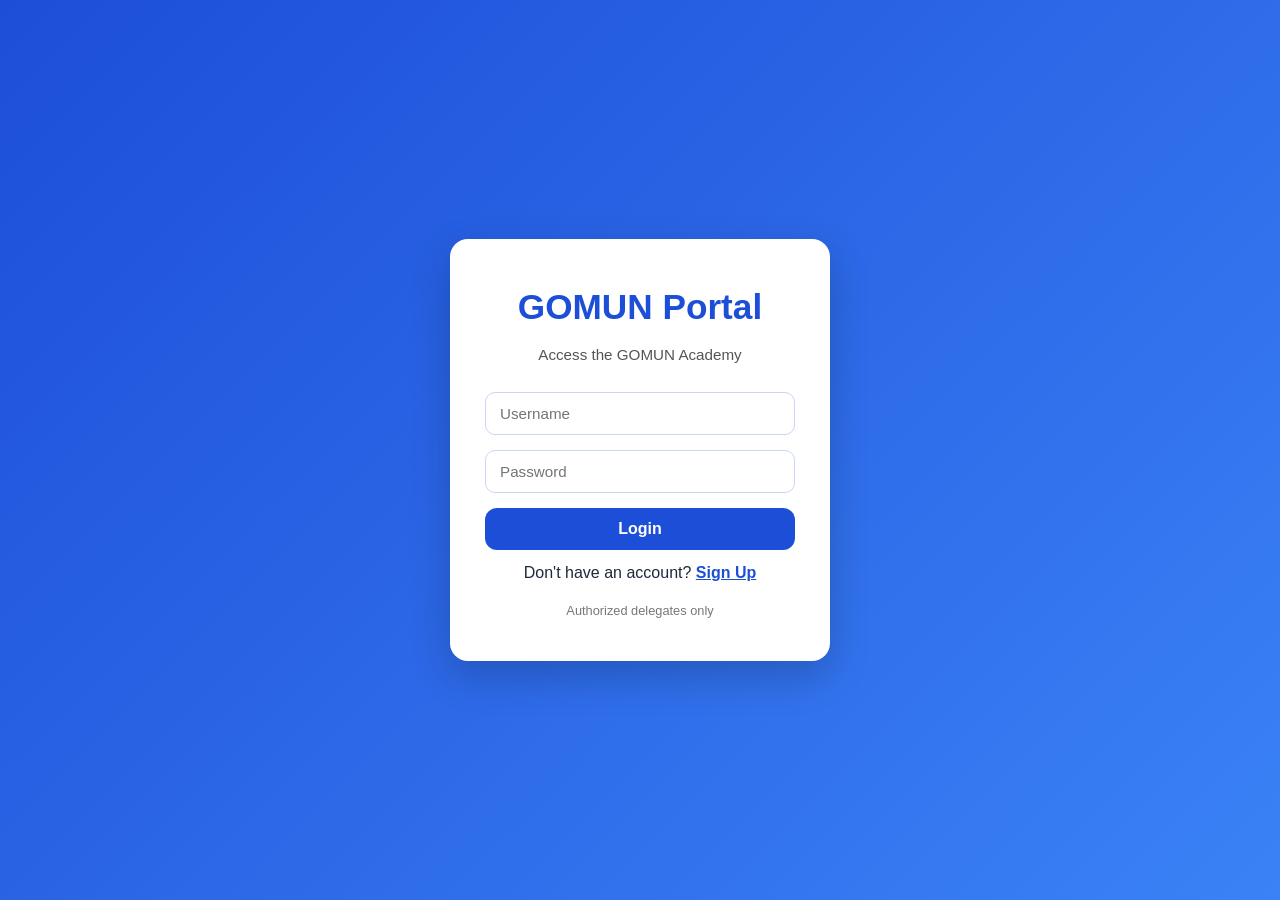
<file: dashboard.html>
<!DOCTYPE html>
<html lang="en">
<head>
  <meta charset="UTF-8" />
  <title>GOMUN Dashboard</title>
  <link rel="stylesheet" href="style.css" />
  <meta name="viewport" content="width=device-width, initial-scale=1.0" />
  
  <script>
    // 1. ACCESS CONTROL: Only 'admin' can stay here
    const role = localStorage.getItem("gomunRole");
    if (!role) {
      window.location.href = "login.html";
    } else if (role !== "admin") {
      alert("Access Denied: Admins Only.");
      window.location.href = "index.html"; 
    }
  </script>
</head>
<body>

<nav>
  <div class="logo">GOMUN</div>
  <div class="links">
    <a href="index.html">Home</a>
    <a href="academy.html">Academy</a>
    <a href="dashboard.html">Dashboard</a>
    <a href="certificates.html">Certificates</a>
    <button onclick="logout()" class="btn-logout">Logout</button>
  </div>
</nav>

<section id="dashboard">
  <h2>Participant Dashboard</h2>
  <p class="center">Admin panel to manage GOMUN Academy participants.</p>

  <div style="overflow-x: auto; margin-top: 20px;">
    <table>
      <thead>
        <tr>
          <th>Name</th>
          <th>Email</th>
          <th>Current Module</th> <th>Exam Score</th>     <th>Status</th>
          <th>Actions</th>
        </tr>
      </thead>
      <tbody id="participantsTable">
        </tbody>
    </table>
  </div>
</section>

<script>
  function logout() {
    localStorage.removeItem("gomunRole");
    localStorage.removeItem("username"); // Clear session
    window.location.href = "login.html";
  }
</script>

<script src="script.js"></script>
</body>
</html>
</file>
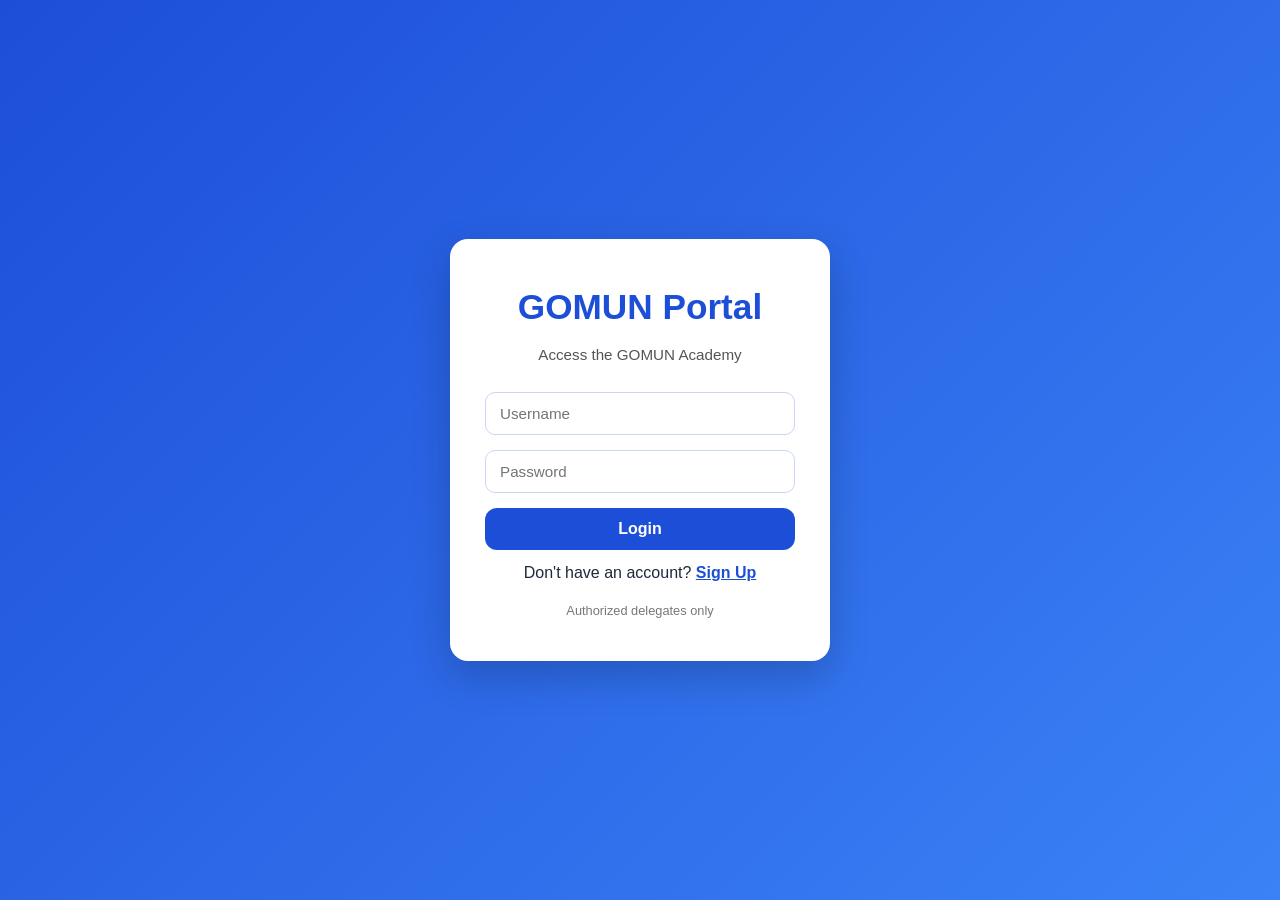
<file: login.html>
<!DOCTYPE html>
<html lang="en">
<head>
  <meta charset="UTF-8" />
  <title>GOMUN Portal | Login</title>
  <link rel="stylesheet" href="style.css" />
  <meta name="viewport" content="width=device-width, initial-scale=1.0" />
</head>
<body class="login-body">
  <div class="login-wrapper">
    <div class="login-card">
      <h1 id="authTitle">GOMUN Portal</h1>
      <p class="subtitle" id="authSubtitle">Access the GOMUN Academy</p>
      
      <form id="loginForm" class="login-form">
        <input type="text" id="username" placeholder="Username" required />
        <input type="password" id="password" placeholder="Password" required />
        <button type="submit" id="authBtn">Login</button>
      </form>

      <p id="error" class="error"></p>
      <div class="auth-toggle">
        <p id="toggleText">Don't have an account? <span onclick="toggleAuth()">Sign Up</span></p>
      </div>
      <p class="hint">Authorized delegates only</p>
    </div>
  </div>
  <script src="auth.js"></script>
</body>
</html>
</file>
<file: style.css>
* {
  margin: 0;
  padding: 0;
  box-sizing: border-box;
  font-family: Arial, sans-serif;
}

body {
  background: #fff;
  color: #1e293b;
  line-height: 1.6;
}

nav {
  position: sticky;
  top: 0;
  background: #fff;
  border-bottom: 1px solid #e5e7eb;
  padding: 15px 40px;
  display: flex;
  justify-content: space-between;
  align-items: center;
}

.logo {
  font-size: 24px;
  font-weight: bold;
  color: #1d4ed8;
}

.links a {
  margin-left: 20px;
  text-decoration: none;
  color: #1e293b;
  font-weight: 600;
}

.links a:hover {
  color: #1d4ed8;
}

section {
  padding: 70px 40px;
}

.light {
  background: #f0f6ff;
}

.hero {
  display: flex;
  flex-wrap: wrap;
  gap: 40px;
  align-items: center;
  background: linear-gradient(#eff6ff, #fff);
}

.hero-text {
  flex: 1;
}

.hero-text h1 {
  font-size: 48px;
  color: #1e40af;
  margin-bottom: 20px;
}

.buttons .btn {
  display: inline-block;
  padding: 12px 24px;
  border-radius: 25px;
  margin-right: 10px;
  text-decoration: none;
  font-weight: bold;
}

.primary {
  background: #1d4ed8;
  color: #fff;
}

.outline {
  border: 2px solid #1d4ed8;
  color: #1d4ed8;
}

.stats {
  display: flex;
  gap: 20px;
}

.stat {
  background: #fff;
  padding: 20px;
  border-radius: 15px;
  text-align: center;
  min-width: 120px;
  box-shadow: 0 2px 6px rgba(0,0,0,0.1);
}

h2 {
  text-align: center;
  color: #1e40af;
  margin-bottom: 30px;
}

.center {
  text-align: center;
  max-width: 700px;
  margin: 0 auto 40px;
}

.cards {
  display: grid;
  grid-template-columns: repeat(auto-fit, minmax(220px, 1fr));
  gap: 20px;
}

.card, .info {
  background: #fff;
  padding: 30px;
  border-radius: 15px;
  text-align: center;
  box-shadow: 0 2px 6px rgba(0,0,0,0.1);
}

.academy {
  display: grid;
  grid-template-columns: 1fr 1fr;
  gap: 40px;
}

.levels div {
  background: #f8fafc;
  padding: 12px;
  margin-top: 10px;
  border-radius: 10px;
}

.form {
  background: #f0f6ff;
  padding: 30px;
  border-radius: 20px;
}

.form input, .form select, .form textarea {
  width: 100%;
  padding: 10px;
  margin-bottom: 12px;
  border-radius: 8px;
  border: 1px solid #cbd5f5;
}

.form button {
  width: 100%;
  padding: 12px;
  border: none;
  background: #1d4ed8;
  color: #fff;
  border-radius: 10px;
  font-weight: bold;
  cursor: pointer;
}

table {
  width: 100%;
  border-collapse: collapse;
  background: #fff;
  border-radius: 10px;
  overflow: hidden;
}

th, td {
  padding: 12px;
  border-bottom: 1px solid #e5e7eb;
  text-align: center;
}

th {
  background: #dbeafe;
  color: #1e40af;
}

.certificates {
  display: grid;
  grid-template-columns: repeat(auto-fit, minmax(260px, 1fr));
  gap: 20px;
}

.cert {
  background: #fff;
  padding: 25px;
  border-radius: 15px;
  box-shadow: 0 2px 6px rgba(0,0,0,0.1);
  text-align: center;
}

footer {
  background: #1e40af;
  color: #fff;
  text-align: center;
  padding: 20px;
}

button, .btn {
  transition: all 0.3s ease;
  cursor: pointer;
}

button:hover, .btn:hover {
  transform: translateY(-2px);
  box-shadow: 0 4px 12px rgba(0,0,0,0.15);
}

.card, .info, .cert {
  border-radius: 15px;
  box-shadow: 0 4px 12px rgba(0,0,0,0.1);
  transition: transform 0.3s, box-shadow 0.3s;
}

.card:hover, .info:hover, .cert:hover {
  transform: translateY(-5px);
  box-shadow: 0 8px 20px rgba(0,0,0,0.15);
}

table {
  border-radius: 10px;
  overflow: hidden;
  box-shadow: 0 4px 15px rgba(0,0,0,0.1);
}

th {
  background: #1D4ED8;
  color: #fff;
  font-weight: 600;
}

td button {
  padding: 6px 10px;
  margin: 2px;
  border-radius: 8px;
  border: none;
  font-weight: 600;
  transition: all 0.3s;
}

td button:hover {
  transform: scale(1.05);
  box-shadow: 0 4px 12px rgba(0,0,0,0.15);
}

.form input, .form select, .form textarea {
  border: 1px solid #cbd5f5;
  padding: 12px;
  border-radius: 10px;
  transition: border-color 0.3s, box-shadow 0.3s;
}

.form input:focus, .form select:focus, .form textarea:focus {
  border-color: #1D4ED8;
  box-shadow: 0 0 8px rgba(29,78,216,0.3);
  outline: none;
}

.form button {
  background: #1D4ED8;
  color: #fff;
  border-radius: 12px;
  font-weight: bold;
  padding: 12px;
}

.form button:hover {
  background: #2563eb;
  transform: translateY(-2px);
  box-shadow: 0 6px 15px rgba(0,0,0,0.15);
}

.hero {
  background: linear-gradient(to bottom, #EFF6FF, #fff);
  padding: 80px 40px;
  border-radius: 15px;
  box-shadow: 0 6px 25px rgba(0,0,0,0.05);
}

.hero h1 {
  font-size: 3rem;
  color: #1D4ED8;
  margin-bottom: 20px;
}

.hero p {
  font-size: 1.2rem;
  margin-bottom: 30px;
}

.hero .btn {
  margin-right: 10px;
}

.certificates {
  display: grid;
  grid-template-columns: repeat(auto-fit, minmax(260px, 1fr));
  gap: 25px;
}

.cert {
  background: #fff;
  padding: 25px;
  border-radius: 15px;
  box-shadow: 0 6px 18px rgba(0,0,0,0.1);
  transition: transform 0.3s, box-shadow 0.3s;
  text-align: center;
}

.cert button {
  margin-top: 15px;
  background: #1D4ED8;
  color: #fff;
  border-radius: 10px;
  padding: 8px 15px;
}

.cert button:hover {
  transform: translateY(-3px);
  box-shadow: 0 6px 15px rgba(0,0,0,0.15);
}

section.visible {
  opacity: 1;
  transform: translateY(0);
}

footer {
  background: #1D4ED8;
  color: #fff;
  text-align: center;
  padding: 25px 0;
  font-weight: 600;
  font-size: 14px;
}

.login-body {
  margin: 0;
  min-height: 100vh;
  background: linear-gradient(135deg, #1D4ED8, #3B82F6);
  display: flex;
  justify-content: center;
  align-items: center;
  font-family: 'Segoe UI', sans-serif;
}

.login-wrapper {
  width: 100%;
  max-width: 420px;
  padding: 20px;
}

.login-card {
  background: #fff;
  padding: 40px 35px;
  border-radius: 18px;
  box-shadow: 0 15px 40px rgba(0,0,0,0.2);
  text-align: center;
  animation: fadeInUp 0.8s ease;
}

.login-card h1 {
  margin: 0;
  font-size: 2.2rem;
  color: #1D4ED8;
}

.login-card .subtitle {
  margin: 8px 0 25px;
  color: #555;
  font-size: 0.95rem;
}

.login-form select,
.login-form input {
  width: 100%;
  padding: 12px 14px;
  margin-bottom: 15px;
  border-radius: 10px;
  border: 1px solid #cbd5f5;
  font-size: 0.95rem;
  transition: 0.3s;
}

.login-form select:focus,
.login-form input:focus {
  border-color: #1D4ED8;
  box-shadow: 0 0 8px rgba(29,78,216,0.3);
  outline: none;
}

.login-form button {
  width: 100%;
  padding: 12px;
  border: none;
  border-radius: 12px;
  background: #1D4ED8;
  color: #fff;
  font-size: 1rem;
  font-weight: 600;
  cursor: pointer;
  transition: 0.3s;
}

.login-form button:hover {
  background: #2563eb;
  transform: translateY(-2px);
  box-shadow: 0 6px 15px rgba(0,0,0,0.2);
}

.error {
  margin-top: 10px;
  color: #dc2626;
  font-size: 0.9rem;
}

.hint {
  margin-top: 15px;
  font-size: 0.8rem;
  color: #777;
}

@keyframes fadeInUp {
  from {
    opacity: 0;
    transform: translateY(25px);
  }
  to {
    opacity: 1;
    transform: translateY(0);
  }
}

.btn-logout {
  background: transparent;
  border: 2px solid #fff;
  color: #fff;
  padding: 6px 14px;
  border-radius: 20px;
  font-size: 0.85rem;
  font-weight: 600;
  cursor: pointer;
  transition: all 0.3s ease;
  margin-left: 15px;
}

nav .btn-logout {
  background: #fff;
  color: #1D4ED8;
  border: 2px solid #1D4ED8;
}

nav .btn-logout:hover {
  background: #1D4ED8;
  color: #fff;
  transform: translateY(-2px);
  box-shadow: 0 4px 12px rgba(0,0,0,0.15);
}

nav .btn-logout:active {
  transform: scale(0.95);
}
/* ... Keep existing styles and append these ... */

/* Mobile Responsiveness */
@media (max-width: 768px) {
  nav {
    flex-direction: column;
    padding: 10px;
  }
  .links {
    margin-top: 10px;
    display: flex;
    flex-wrap: wrap;
    justify-content: center;
    gap: 10px;
  }
  .links a {
    margin-left: 0;
    font-size: 14px;
  }
  .hero {
    flex-direction: column;
    text-align: center;
    padding: 40px 20px;
  }
  .hero-text h1 {
    font-size: 32px;
  }
  .academy {
    grid-template-columns: 1fr; /* Stack Academy info and Form */
  }
  .stats {
    flex-wrap: wrap;
    justify-content: center;
  }
}

.auth-toggle span {
  color: #1D4ED8;
  cursor: pointer;
  font-weight: bold;
  text-decoration: underline;
}

/* Gallery Grid Layout */
.gallery-grid {
  display: grid;
  grid-template-columns: repeat(auto-fit, minmax(300px, 1fr));
  gap: 25px;
  padding: 20px 0;
}

.gallery-card {
  padding: 0 !important;
  background: #fff;
  border-radius: 12px;
  overflow: hidden;
  box-shadow: 0 4px 15px rgba(0,0,0,0.1);
  transition: transform 0.3s ease, box-shadow 0.3s ease;
  border: 1px solid #e5e7eb;
}

.gallery-card img {
  width: 100%;
  height: 220px;
  object-fit: cover; /* Keeps the zoom look without stretching */
  display: block;
}

.card-label {
  padding: 15px;
  font-weight: 600;
  text-align: center;
  font-size: 0.95rem;
  color: #1e293b;
  background: #fdfdfd;
}

.gallery-card:hover {
  transform: translateY(-8px);
  box-shadow: 0 12px 25px rgba(29, 78, 216, 0.2);
}

/* Navigation Pill Style */
.links {
  display: flex;
  align-items: center;
  gap: 10px;
}

.links a {
  background: #1d4ed8; /* Blue background */
  color: white !important; /* White text */
  padding: 8px 18px;
  border-radius: 25px; /* Makes it look like a pill/circle */
  text-decoration: none;
  font-size: 14px;
  transition: all 0.3s ease;
  border: 2px solid #1d4ed8;
  margin-left: 0 !important; /* Resetting your old margin */
}

.links a:hover {
  background: #1e40af;
  transform: scale(1.05);
}

/* Hide the duplicate credentials section on Index.html */
#home-certificates, #index-credentials {
  display: none !important;
}

.cert {
  position: relative;
}

.cert-name {
  position: absolute;
  top: 55%; /* adjust this */
  left: 50%;
  transform: translate(-50%, -50%);
  font-size: 24px;
  font-weight: bold;
  color: #1e293b;
  white-space: nowrap;
}
</file>
